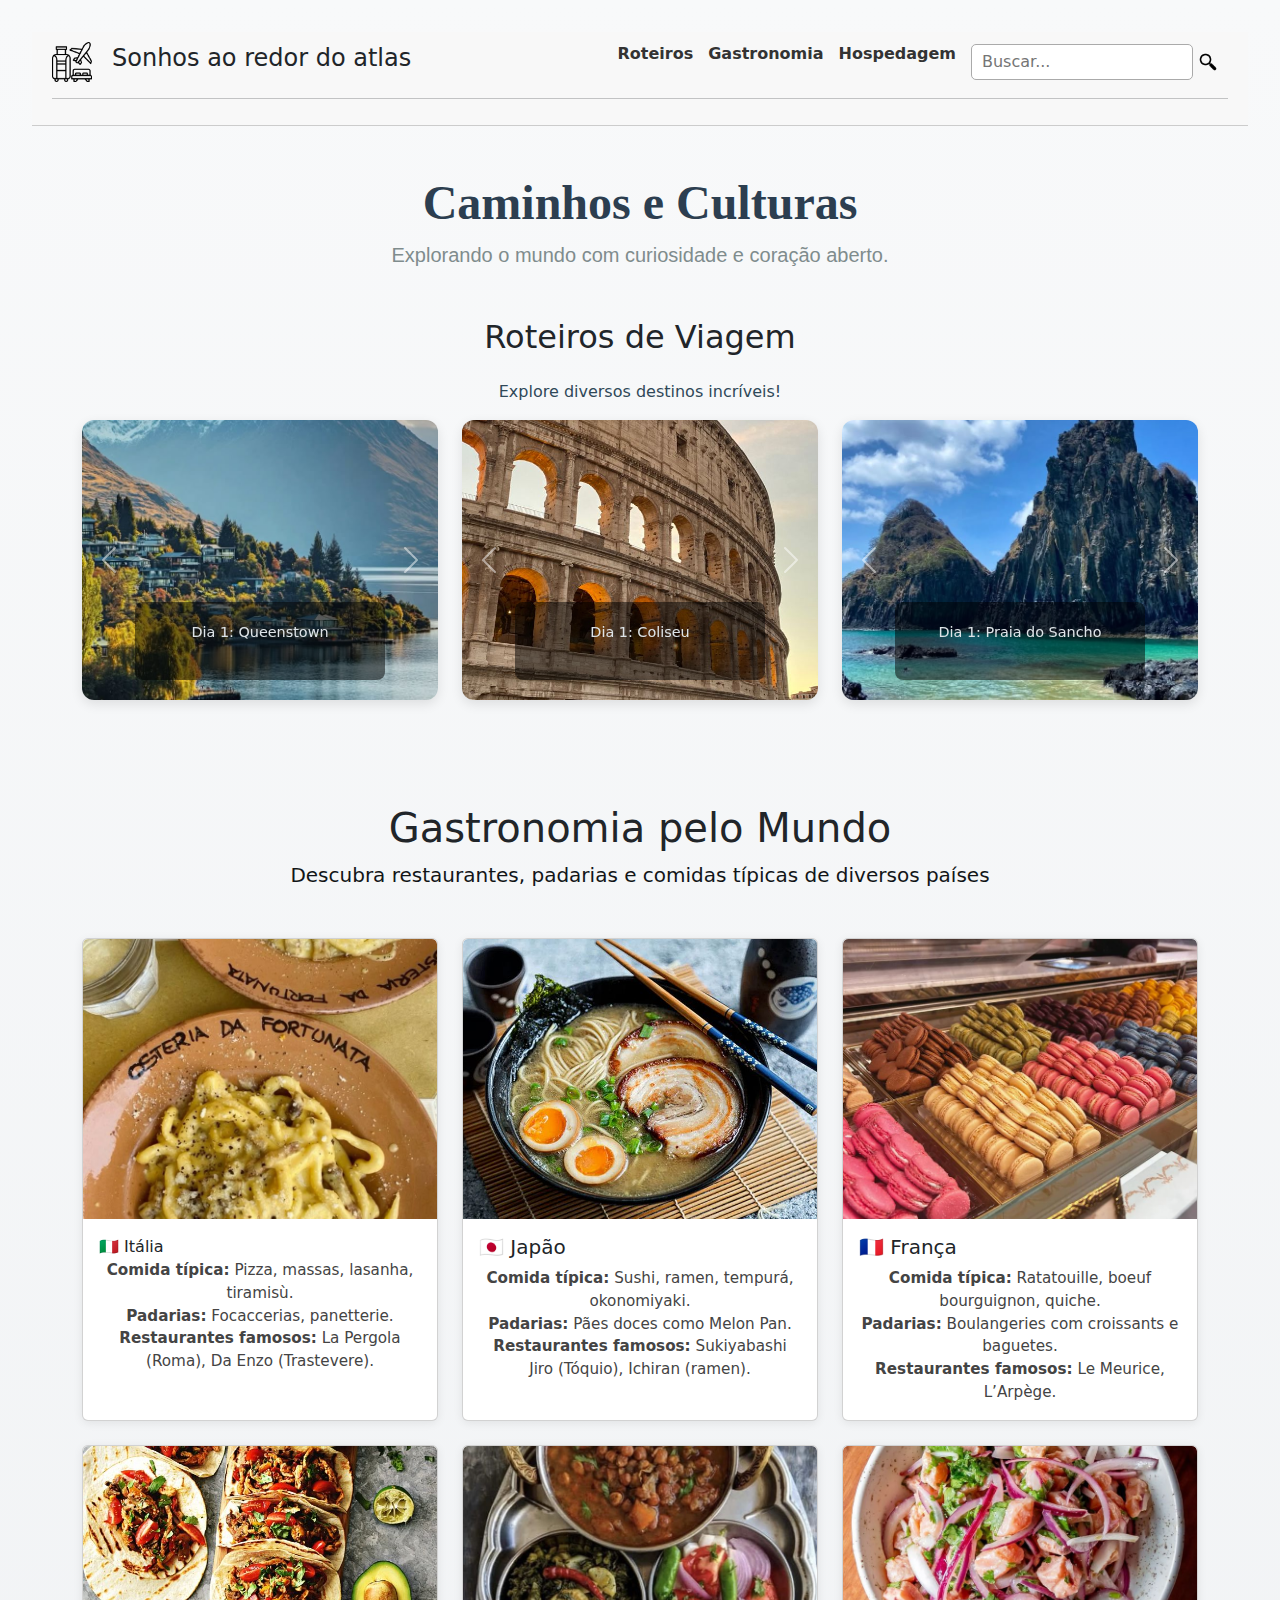
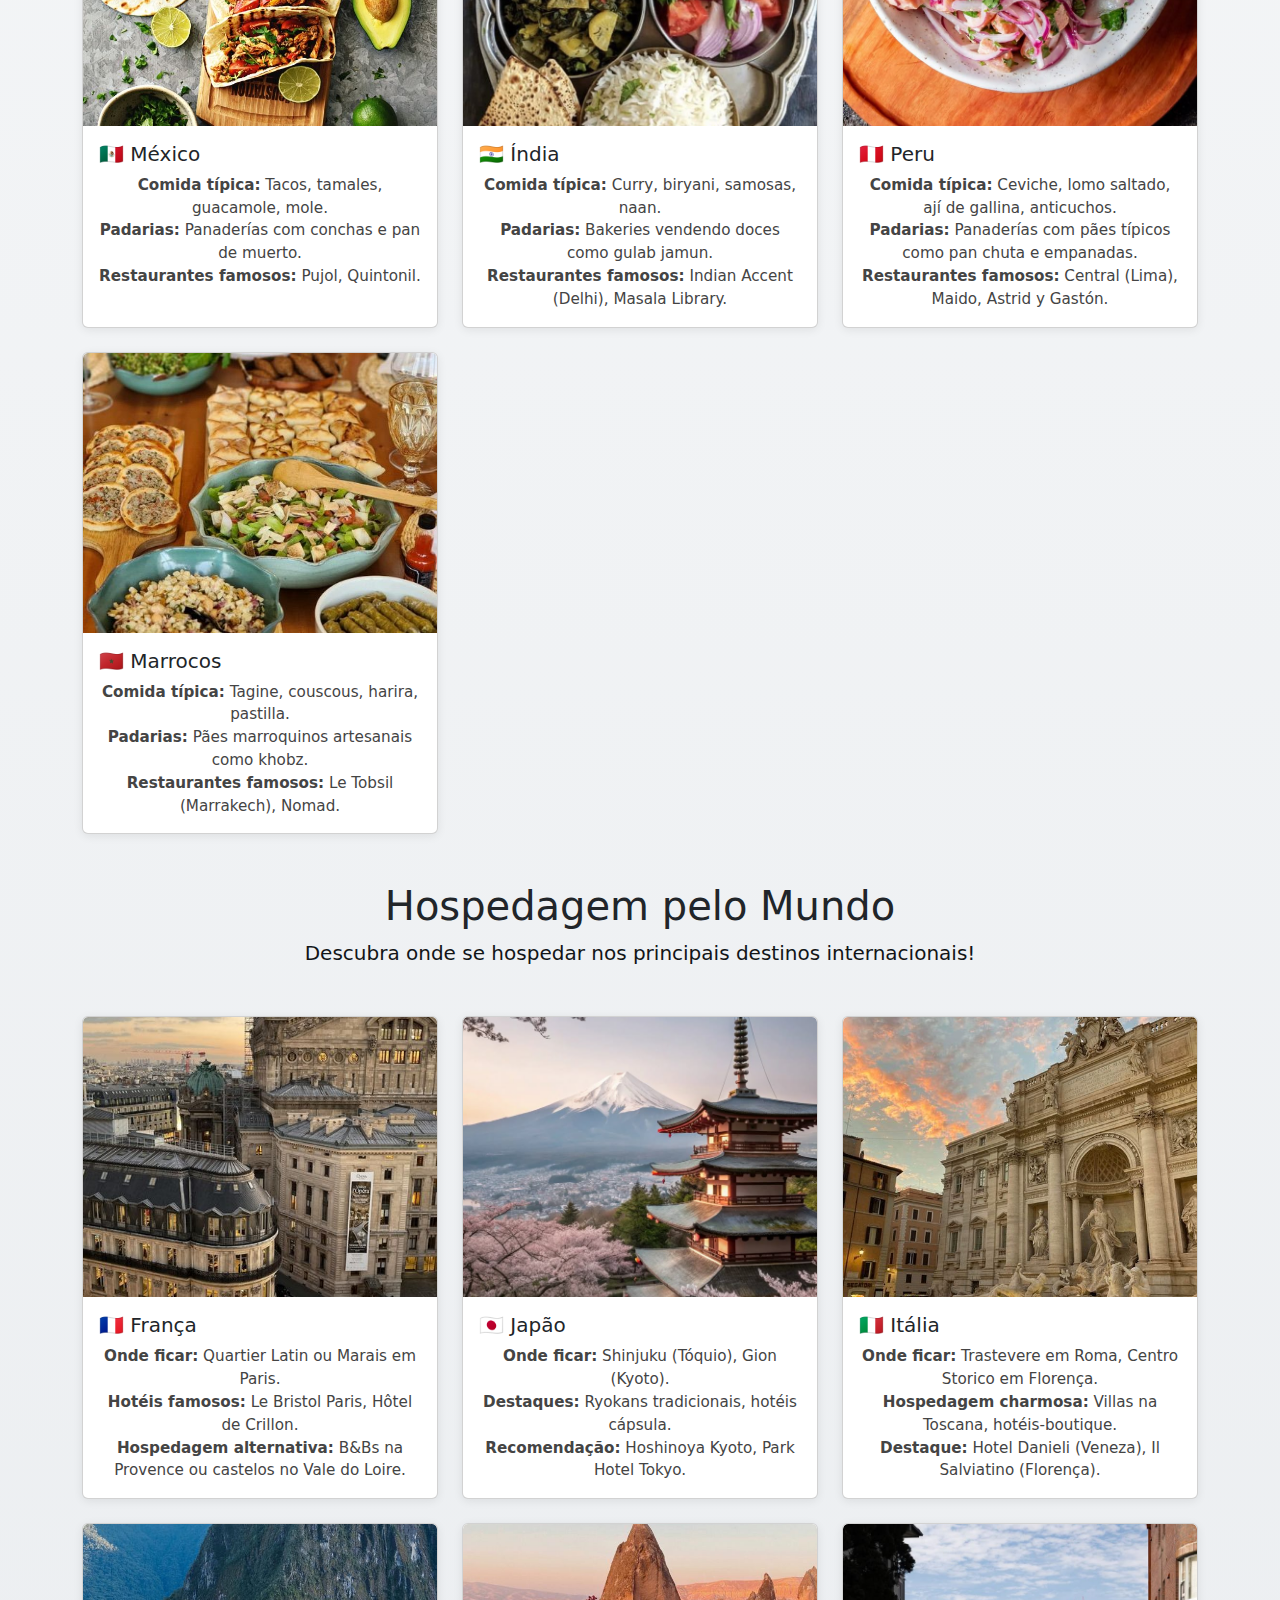
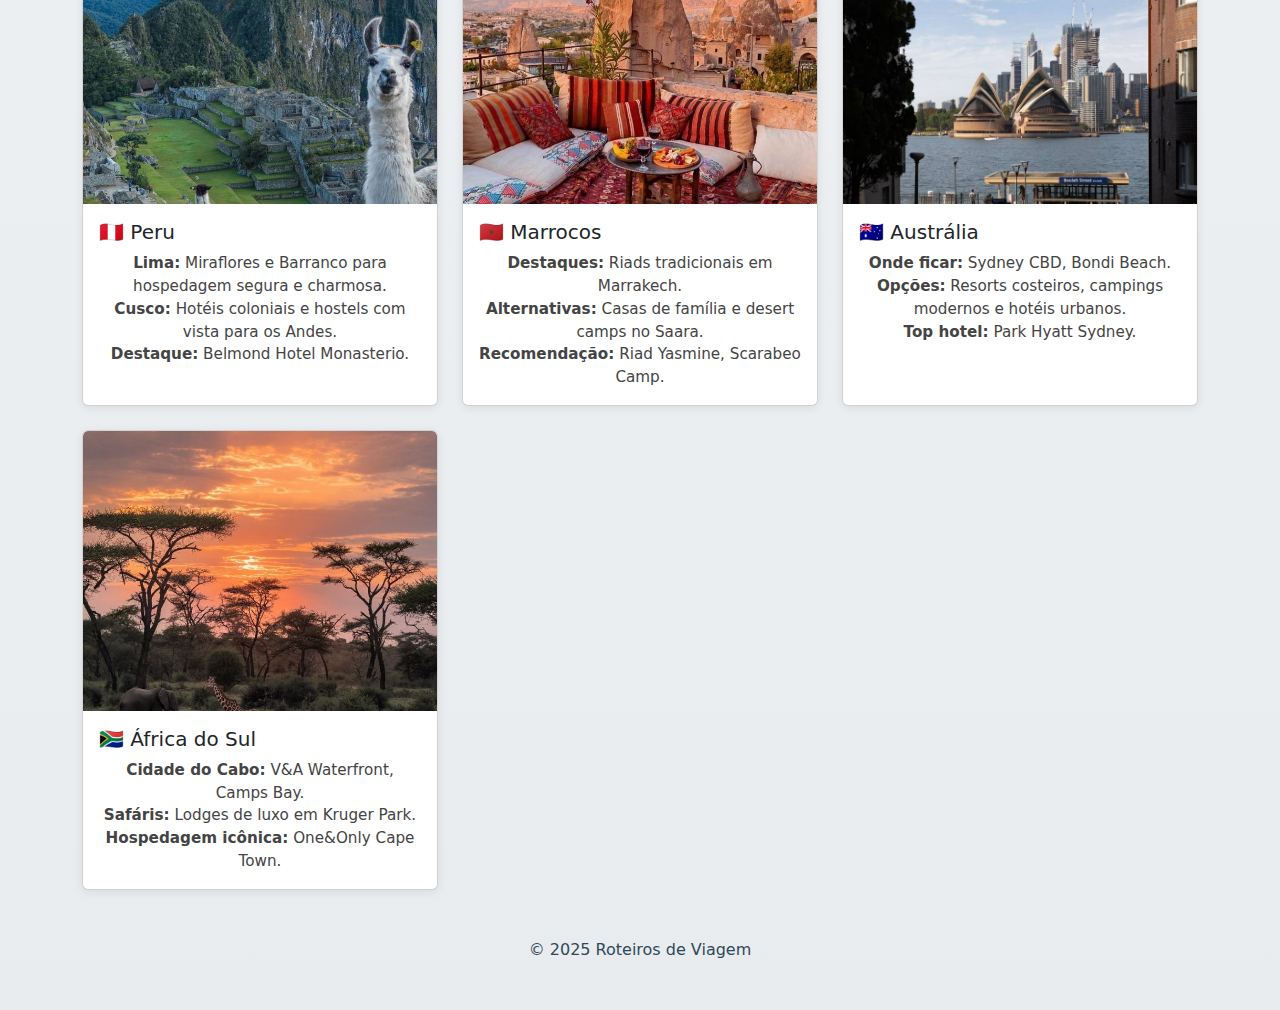
<file: diw_api/trabalho-pratico-si-semana-1-1-Barbarac-dev/public/detalhes.html>
<!DOCTYPE html>
<html lang="pt-BR">
<head>
  <meta charset="UTF-8">
  <meta name="viewport" content="width=device-width, initial-scale=1">
  <title>Roteiros de Viagem</title>
  <link rel="stylesheet" href="css.css">
  <link href="https://cdn.jsdelivr.net/npm/bootstrap@5.3.3/dist/css/bootstrap.min.css" rel="stylesheet">
  <link rel="shortcut icon" type="imagex/png" href="assets/imgs_diw/roteiro.png">
</head>
<body>

    <header>
        <div id="menu">
          <img src="assets/imgs_diw/icon_guia.png" alt="Logo" width="40" height="40" />
          <h2>Sonhos ao redor do atlas</h2>
          <nav>
            <ul>
              <li><a href="#" id="linkRoteiro">Roteiros</a></li>
              <li><a href="#" id="linkGastronomia">Gastronomia</a></li>
              <li><a href="#" id="linkHospedagem">Hospedagem  </a></li>
              <li> </li>
            </ul>
          </nav>
          <br>
          <div id="divBusca">
            <input type="text" id="txtBusca" placeholder="Buscar..." />
            <img src="assets/imgs_diw/lupa.png" id="btnBusca" alt="Buscar" width="20" height="20" />
          </div>
        </div>
        <hr />
      </header>

    <div class="page-header text-center my-5">
        <h1 class="titulo-principal">Caminhos e Culturas</h1>
        <p class="subtitulo">Explorando o mundo com curiosidade e coração aberto.</p>
      </div>

      
  <div class="container my-5">
    <h2 class="text-center mb-4">Roteiros de Viagem</h2>
    <p class="text-center">Explore diversos destinos incríveis!</p>
  
    <div class="row g-4">
  
      
      <div class="col-md-4">
        <div id="carouselNZ" class="carousel slide" data-bs-ride="carousel">
          <div class="carousel-inner rounded shadow">
            <div class="carousel-item active">
              <img src="assets/imgs_diw/Queenstown,.jpg" class="d-block w-100 carousel-img" alt="Queenstown">
              <div class="carousel-caption d-none d-md-block">
                <p class="color">Dia 1: Queenstown</p>
              </div>
            </div>
            <div class="carousel-item">
              <img src="assets/imgs_diw/Lake Tekapo,New Zealand.jpg" class="d-block w-100 carousel-img" alt="Lake Tekapo">
              <div class="carousel-caption d-none d-md-block">
                <p class="color">Dia 5: Lago</p>
              </div>
            </div>
          </div>
          <button class="carousel-control-prev" type="button" data-bs-target="#carouselNZ" data-bs-slide="prev">
            <span class="carousel-control-prev-icon"></span>
          </button>
          <button class="carousel-control-next" type="button" data-bs-target="#carouselNZ" data-bs-slide="next">
            <span class="carousel-control-next-icon"></span>
          </button>
        </div>
      </div>
  
      <!-- Carrossel 2 -->
      <div class="col-md-4">
        <div id="carouselIT" class="carousel slide" data-bs-ride="carousel">
          <div class="carousel-inner rounded shadow">
            <div class="carousel-item active">
              <img src="assets/imgs_diw/roma.jpg" class="d-block w-100 carousel-img" alt="Roma">
              <div class="carousel-caption d-none d-md-block">
                <p class="color">Dia 1: Coliseu</p>
              </div>
            </div>
            <div class="carousel-item">
              <img src="assets/imgs_diw/Capri 🫶🏼.jpg" class="d-block w-100 carousel-img" alt="Capri">
              <div class="carousel-caption d-none d-md-block">
                <p class="color">Dia 4: Capri</p>
              </div>
            </div>
          </div>
          <button class="carousel-control-prev" type="button" data-bs-target="#carouselIT" data-bs-slide="prev">
            <span class="carousel-control-prev-icon"></span>
          </button>
          <button class="carousel-control-next" type="button" data-bs-target="#carouselIT" data-bs-slide="next">
            <span class="carousel-control-next-icon"></span>
          </button>
        </div>
      </div>
  
      <!-- Carrossel 3 -->
      <div class="col-md-4">
        <div id="carouselBR" class="carousel slide" data-bs-ride="carousel">
          <div class="carousel-inner rounded shadow">
            <div class="carousel-item active">
              <img src="assets/imgs_diw/Fernando de Noronha - Paraíso.jpg" class="d-block w-100 carousel-img" alt="Noronha">
              <div class="carousel-caption d-none d-md-block">
                <p class="color">Dia 1: Praia do Sancho</p>
              </div>
            </div>
            <div class="carousel-item">
              <img src="assets/imgs_diw/tartaruga.jpg" class="d-block w-100 carousel-img" alt="Tartaruga">
              <div class="carousel-caption d-none d-md-block">
                <p class="color">Dia 2: Mergulho</p>
              </div>
            </div>
          </div>
          <button class="carousel-control-prev" type="button" data-bs-target="#carouselBR" data-bs-slide="prev">
            <span class="carousel-control-prev-icon"></span>
          </button>
          <button class="carousel-control-next" type="button" data-bs-target="#carouselBR" data-bs-slide="next">
            <span class="carousel-control-next-icon"></span>
          </button>
        </div>
      </div>
  
    </div>
  </div>
  
  

<br>
<h1>Gastronomia pelo Mundo</h1>
    <p class="lead">Descubra restaurantes, padarias e comidas típicas de diversos países</p>
  </header>

  <div class="container my-5">
    <div class="row row-cols-1 row-cols-md-2 row-cols-lg-3 g-4">
      
      <div class="col">
        <div class="card h-100">
          <img src="assets/imgs_diw/macarrao.jpg" class="card-img-top" alt="Itália" width="80" height="400">
          <div class="card-body"
            <h5 class="card-title">🇮🇹 Itália</h5>
            <p class="card-text">
              <strong>Comida típica:</strong> Pizza, massas, lasanha, tiramisù.<br>
              <strong>Padarias:</strong> Focaccerias, panetterie.<br>
              <strong>Restaurantes famosos:</strong> La Pergola (Roma), Da Enzo (Trastevere).
            </p>
          </div>
        </div>
      </div>

      <div class="col">
        <div class="card h-100">
          <img src="assets/imgs_diw/japonesa.jpg" class="card-img-top" alt="Japão" width="280" height="280">
          <div class="card-body">
            <h5 class="card-title">🇯🇵 Japão</h5>
            <p class="card-text">
              <strong>Comida típica:</strong> Sushi, ramen, tempurá, okonomiyaki.<br>
              <strong>Padarias:</strong> Pães doces como Melon Pan.<br>
              <strong>Restaurantes famosos:</strong> Sukiyabashi Jiro (Tóquio), Ichiran (ramen).
            </p>
          </div>
        </div>
      </div>

      <div class="col">
        <div class="card h-100">
          <img src="assets/imgs_diw/francesa.jpg" class="card-img-top" alt="França" width="280" height="380">
          <div class="card-body">
            <h5 class="card-title">🇫🇷 França</h5>
            <p class="card-text">
              <strong>Comida típica:</strong> Ratatouille, boeuf bourguignon, quiche.<br>
              <strong>Padarias:</strong> Boulangeries com croissants e baguetes.<br>
              <strong>Restaurantes famosos:</strong> Le Meurice, L’Arpège.
            </p>
          </div>
        </div>
      </div>

      <div class="col">
        <div class="card h-100">
          <img src="assets/imgs_diw/mexico.jpg" class="card-img-top" alt="México" width="280" height="380">
          <div class="card-body">
            <h5 class="card-title">🇲🇽 México</h5>
            <p class="card-text">
              <strong>Comida típica:</strong> Tacos, tamales, guacamole, mole.<br>
              <strong>Padarias:</strong> Panaderías com conchas e pan de muerto.<br>
              <strong>Restaurantes famosos:</strong> Pujol, Quintonil.
            </p>
          </div>
        </div>
      </div>

      <div class="col">
        <div class="card h-100">
          <img src="assets/imgs_diw/indiana.jpg" class="card-img-top" alt="Índia" width="280" height="380">
          <div class="card-body">
            <h5 class="card-title">🇮🇳 Índia</h5>
            <p class="card-text">
              <strong>Comida típica:</strong> Curry, biryani, samosas, naan.<br>
              <strong>Padarias:</strong> Bakeries vendendo doces como gulab jamun.<br>
              <strong>Restaurantes famosos:</strong> Indian Accent (Delhi), Masala Library.
            </p>
          </div>
        </div>
      </div>

      <div class="col">
        <div class="card h-100">
          <img src="assets/imgs_diw/ceviche.jpg" class="card-img-top" alt="Peru" width="280" height="380">
          <div class="card-body">
            <h5 class="card-title">🇵🇪 Peru</h5>
            <p class="card-text">
              <strong>Comida típica:</strong> Ceviche, lomo saltado, ají de gallina, anticuchos.<br>
              <strong>Padarias:</strong> Panaderías com pães típicos como pan chuta e empanadas.<br>
              <strong>Restaurantes famosos:</strong> Central (Lima), Maido, Astrid y Gastón.
            </p>
          </div>
        </div>
      </div>

      <div class="col">
        <div class="card h-100">
          <img src="assets/imgs_diw/marroquina.jpg" class="card-img-top" alt="Marrocos" width="280" height="380">
          <div class="card-body">
            <h5 class="card-title">🇲🇦 Marrocos</h5>
            <p class="card-text">
              <strong>Comida típica:</strong> Tagine, couscous, harira, pastilla.<br>
              <strong>Padarias:</strong> Pães marroquinos artesanais como khobz.<br>
              <strong>Restaurantes famosos:</strong> Le Tobsil (Marrakech), Nomad.
            </p>
          </div>
        </div>
      </div>

    </div>
  </div>

  <h1>Hospedagem pelo Mundo</h1>
  <p class="lead">Descubra onde se hospedar nos principais destinos internacionais!</p>


<div class="container my-5">
  <div class="row row-cols-1 row-cols-md-2 row-cols-lg-3 g-4">

    <div class="col">
      <div class="card h-100">
        <img src="assets/imgs_diw/paris.jpg" class="card-img-top" alt="França">
        <div class="card-body">
          <h5 class="card-title">🇫🇷 França</h5>
          <p class="card-text">
            <strong>Onde ficar:</strong> Quartier Latin ou Marais em Paris.<br>
            <strong>Hotéis famosos:</strong> Le Bristol Paris, Hôtel de Crillon.<br>
            <strong>Hospedagem alternativa:</strong> B&Bs na Provence ou castelos no Vale do Loire.
          </p>
        </div>
      </div>
    </div>

    <div class="col">
      <div class="card h-100">
        <img src="assets/imgs_diw/japao.jpg" class="card-img-top" alt="Japão">
        <div class="card-body">
          <h5 class="card-title">🇯🇵 Japão</h5>
          <p class="card-text">
            <strong>Onde ficar:</strong> Shinjuku (Tóquio), Gion (Kyoto).<br>
            <strong>Destaques:</strong> Ryokans tradicionais, hotéis cápsula.<br>
            <strong>Recomendação:</strong> Hoshinoya Kyoto, Park Hotel Tokyo.
          </p>
        </div>
      </div>
    </div>

    <div class="col">
      <div class="card h-100">
        <img src="assets/imgs_diw/italiaa.jpg" class="card-img-top" alt="Itália">
        <div class="card-body">
          <h5 class="card-title">🇮🇹 Itália</h5>
          <p class="card-text">
            <strong>Onde ficar:</strong> Trastevere em Roma, Centro Storico em Florença.<br>
            <strong>Hospedagem charmosa:</strong> Villas na Toscana, hotéis-boutique.<br>
            <strong>Destaque:</strong> Hotel Danieli (Veneza), Il Salviatino (Florença).
          </p>
        </div>
      </div>
    </div>

    <div class="col">
      <div class="card h-100">
        <img src="assets/imgs_diw/peru.jpg" class="card-img-top" alt="Peru">
        <div class="card-body">
          <h5 class="card-title">🇵🇪 Peru</h5>
          <p class="card-text">
            <strong>Lima:</strong> Miraflores e Barranco para hospedagem segura e charmosa.<br>
            <strong>Cusco:</strong> Hotéis coloniais e hostels com vista para os Andes.<br>
            <strong>Destaque:</strong> Belmond Hotel Monasterio.
          </p>
        </div>
      </div>
    </div>

    <div class="col">
      <div class="card h-100">
        <img src="assets/imgs_diw/marrocos.jpg" class="card-img-top" alt="Marrocos">
        <div class="card-body">
          <h5 class="card-title">🇲🇦 Marrocos</h5>
          <p class="card-text">
            <strong>Destaques:</strong> Riads tradicionais em Marrakech.<br>
            <strong>Alternativas:</strong> Casas de família e desert camps no Saara.<br>
            <strong>Recomendação:</strong> Riad Yasmine, Scarabeo Camp.
          </p>
        </div>
      </div>
    </div>

    <div class="col">
      <div class="card h-100">
        <img src="assets/imgs_diw/australia.jpg" class="card-img-top" alt="Austrália">
        <div class="card-body">
          <h5 class="card-title">🇦🇺 Austrália</h5>
          <p class="card-text">
            <strong>Onde ficar:</strong> Sydney CBD, Bondi Beach.<br>
            <strong>Opções:</strong> Resorts costeiros, campings modernos e hotéis urbanos.<br>
            <strong>Top hotel:</strong> Park Hyatt Sydney.
          </p>
        </div>
      </div>
    </div>

    <div class="col">
      <div class="card h-100">
        <img src="assets/imgs_diw/African Savanna Sunset.jpg" class="card-img-top" alt="África do Sul">
        <div class="card-body">
          <h5 class="card-title">🇿🇦 África do Sul</h5>
          <p class="card-text">
            <strong>Cidade do Cabo:</strong> V&A Waterfront, Camps Bay.<br>
            <strong>Safáris:</strong> Lodges de luxo em Kruger Park.<br>
            <strong>Hospedagem icônica:</strong> One&Only Cape Town.
          </p>
        </div>
      </div>
    </div>

  </div>
</div>


<footer>
  <p class="footer">© 2025 Roteiros de Viagem</p>
</footer>


<script src="https://cdn.jsdelivr.net/npm/bootstrap@5.3.3/dist/js/bootstrap.bundle.min.js"></script>

</body>
</html>
</file>
<file: diw_api/trabalho-pratico-si-semana-1-1-Barbarac-dev/public/css.css>
* {
    margin: 0;
    padding: 0;
    box-sizing: border-box;
  }
  
  
  body {
    font-family: 'Segoe UI', Tahoma, Geneva, Verdana, sans-serif;
    background: linear-gradient(to bottom, #f8f9fa, #e9ecef);
    color: #212529;
    padding: 2rem;
    line-height: 1.6;
  }
  
  header {
    background-color: #f8f8f8;
    padding: 10px 20px;
    border-bottom: 1px solid #ccc;
  }
  
  #menu {
    display: flex;
    align-items: center;
    justify-content: space-between;
    flex-wrap: wrap;
  }
  
  #menu img {
    margin-right: 10px;
  }
  
  #menu h2 {
    font-size: 1.5rem;
    margin-right: auto;
    padding-left: 10px;
  }
  
  nav ul {
    display: flex;
    list-style: none;
    gap: 15px;
  }
  
  nav ul a {
    text-decoration: none;
    color: #333;
    font-weight: bold;
  }
  
  #divBusca {
    display: flex;
    align-items: center;
    gap: 5px;
  }
  
  #txtBusca {
    padding: 5px 10px;
    border-radius: 5px;
    border: 1px solid #aaa;
  }
  
  #btnBusca {
    cursor: pointer;
  }
  
  .titulo-principal {
    font-family: 'Georgia', serif;
    font-size: 3rem;
    font-weight: bold;
    color: #2c3e50;
    margin-bottom: 0.5rem;
  }
  
  .subtitulo {
    font-family: 'Helvetica Neue', sans-serif;
    font-size: 1.25rem;
    color: #7f8c8d;
    max-width: 700px;
    margin: 0 auto;
  }
  
  
  h1, h2 {
    text-align: center;
    margin-bottom: 1rem;
    font-weight: 700;
  }
  
  h1 {
    font-size: 2.5rem;
    color: #2c3e50;
  }
  
  h2 {
    font-size: 2rem;
    color: #495057;
  }
  
  p, .color {
    text-align: center;
    color: #dee4e8;
    margin-bottom: 1rem;
  }
  
  p, .lead {
    text-align: center;
    color: #121517;
    margin-bottom: 1rem;
  }
  
  .carousel-img {
    height: 280px;
    object-fit: cover;
    border-radius: 8px;
  }
  
  .carousel-inner {
    border-radius: 8px;
  }
  
  .carousel-caption {
    background: rgba(0, 0, 0, 0.4);
    border-radius: 5px;
    padding: 0.5rem;
    font-size: 0.9rem;
  }
  .carousel {
    margin-bottom: 2rem;
    border-radius: 12px;
    overflow: hidden;
    box-shadow: 0 4px 12px rgba(0,0,0,0.1);
  }
  
  .carousel-caption {
    background-color: rgba(0, 0, 0, 0.5);
    border-radius: 8px;
    padding: 0.5rem 1rem;
  }
  
  .carousel-wrapper {
    display: flex;
    justify-content: center;
    align-items: center;
    width: 100%;
    padding: 40px 0;
  }
  
  
  #carouselExampleDark {
    width: 100%;
    max-width: 600px;
  }
  
  
  #carouselExampleDark img {
    width: 100%;
    height: auto;
    border-radius: 10px;
    object-fit: cover;
  }
  
  p,.footer {
    color: #2f4858;
  }
  
  .card {
    border: none;
    border-radius: 16px;
    overflow: hidden;
    box-shadow: 0 2px 10px rgba(0,0,0,0.08);
    transition: transform 0.3s ease, box-shadow 0.3s ease;
  }
  
  .card:hover {
    transform: translateY(-5px);
    box-shadow: 0 6px 16px rgba(0,0,0,0.15);
  }
  
  .card-title {
    color: #2f4858;
    font-size: 1.25rem;
    margin-bottom: 0.5rem;
  }
  
  .card-text {
    font-size: 0.95rem;
    color: #444;
  }
  
  .card-img-top {
    object-fit: cover;
    height: 280px;
  }
  
  /* Responsivo */
  @media (max-width: 768px) {
    body {
      padding: 1rem;
    }
  
    h1 {
      font-size: 2rem;
    }
  
    h2 {
      font-size: 1.5rem;
    }
  
    .card-img-top {
      height: 200px;
    }
  }
</file>
